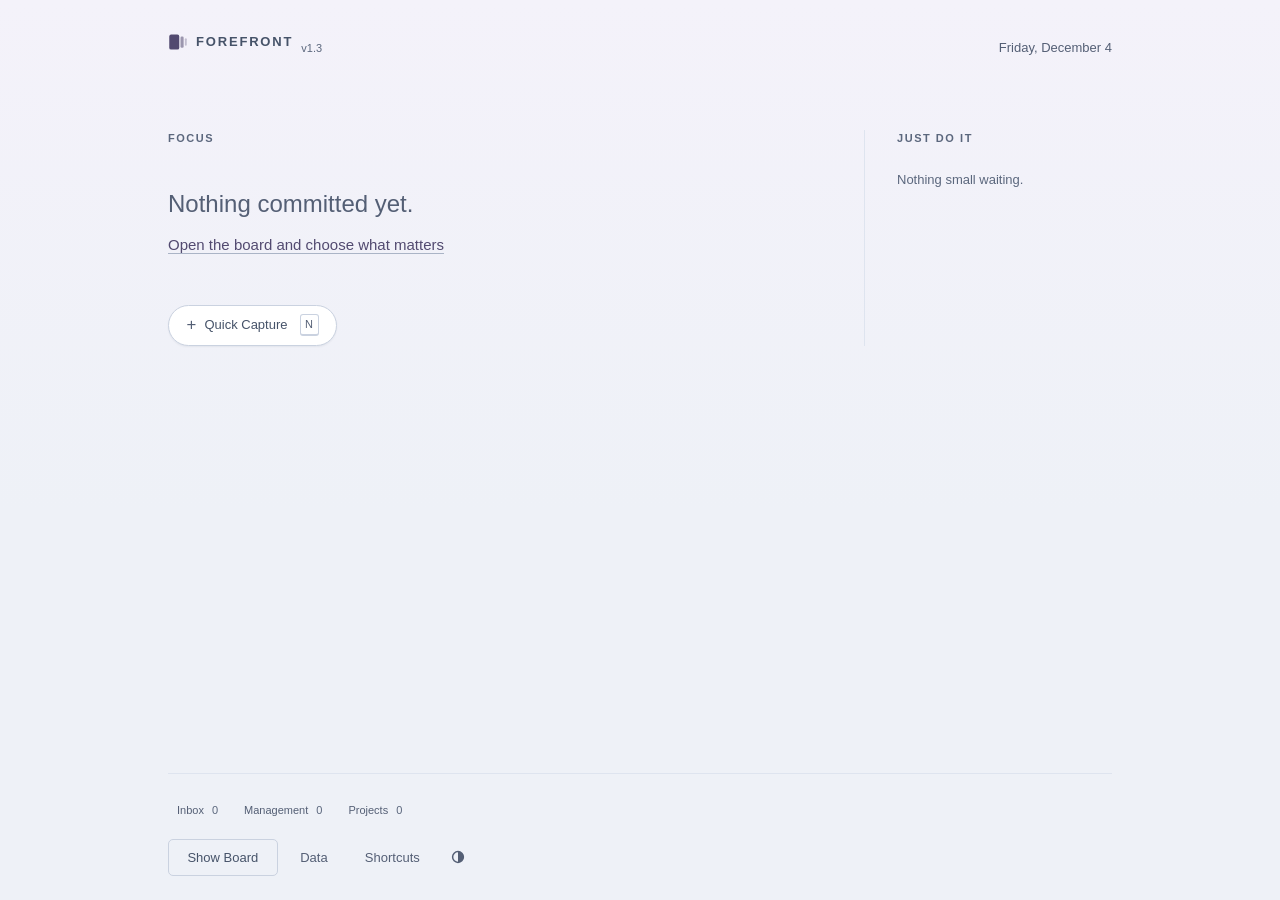
<file: index.html>
<!DOCTYPE html>
<html lang="en" data-accent="slate">
<head>
  <meta charset="utf-8">
  <meta name="viewport" content="width=device-width, initial-scale=1">
  <title>Forefront</title>
  <meta name="description" content="Keep what matters in front of you.">
  <meta name="color-scheme" content="light dark">

  <!-- The theme, applied before the first paint.

       Every other script in this file is a deferred classic script, and this
       one deliberately is not. Deferred scripts run after the document is
       parsed, which is late enough for the browser to have painted a white
       page — so a dark-mode user opening their start page twenty times a day
       would get twenty white flashes. There is no way to fix that from inside
       the boot sequence; it has to happen here.

       js/theme.js is the authority on the theme and duplicates this logic.
       Keeping these eight lines in step with it is the price of no flash. The
       key below is C.LS_THEME_KEY in js/constants.js. -->
  <script>
    (function () {
      var pref = 'system';
      try {
        var stored = localStorage.getItem('forefront.theme.v1');
        if (stored === 'light' || stored === 'dark' || stored === 'system') pref = stored;
      } catch (e) { /* Safari refuses storage to file:// pages; follow the system */ }
      var dark = pref === 'dark' || (pref === 'system' && window.matchMedia &&
                 window.matchMedia('(prefers-color-scheme: dark)').matches);
      var root = document.documentElement;
      root.setAttribute('data-theme', dark ? 'dark' : 'light');
      root.setAttribute('data-theme-pref', pref);
    })();
  </script>

  <!-- No network requests, ever. No fonts, no analytics, no CDN. Forefront
       works identically offline and on a plane. -->
  <link rel="stylesheet" href="css/tokens.css">
  <link rel="stylesheet" href="css/styles.css">

  <!-- The Forefront mark, inline, so opening index.html from disk does not
       produce a 404 for favicon.ico and no request leaves the machine.

       Same three cards as ui.icon('mark') and assets/forefront-mark.svg,
       reversed out of a filled tile: at 16px on a tab strip a tile holds its
       shape where a bare mark dissolves into the background. The tile colour
       is the slate accent from css/tokens.css — the one place a literal hex
       lives outside that file, because a data: URI cannot read a CSS variable.
       If the palette changes, change it here too. -->
  <link rel="icon" href="data:image/svg+xml,<svg xmlns='http://www.w3.org/2000/svg' viewBox='0 0 32 32'><rect width='32' height='32' rx='7' fill='%233f5a7d'/><g transform='translate(16,16) scale(0.74) translate(-16,-16)'><rect x='27' y='10' width='3' height='12' rx='1.25' fill='%23f8fafc' fill-opacity='0.42'/><rect x='20' y='7' width='5' height='18' rx='2' fill='%23f8fafc' fill-opacity='0.66'/><rect x='2' y='4' width='16' height='24' rx='3' fill='%23f8fafc'/></g></svg>">
</head>
<body data-view="focus">

  <!-- Everything is built by script. The one thing worth having in the markup
       is a message for the case where script cannot run at all. -->
  <!-- The page's heading. Visually hidden because Focus View's whole point is
       that it shows three commitments and almost nothing else — but a document
       with no h1 is a document a screen reader user has to guess at. -->
  <h1 class="sr-only">Forefront</h1>

  <main id="app" class="app"></main>

  <noscript>
    <div class="noscript">
      <h1>Forefront</h1>
      <p>Forefront needs JavaScript. It runs entirely in your browser — nothing
         is sent anywhere — but without scripting there is no app to show.</p>
    </div>
  </noscript>

  <!-- Classic deferred scripts in dependency order, deliberately NOT ES
       modules. A script with type=module is fetched with CORS, and a page
       opened from file:// has an opaque origin, so module scripts fail to load
       in Chrome, Edge and Safari the moment you double-click index.html.
       `defer` gives the same ordered, non-blocking execution and works
       everywhere. -->
  <script defer src="js/constants.js"></script>
  <script defer src="js/changelog.js"></script>
  <script defer src="js/theme.js"></script>
  <script defer src="js/model.js"></script>
  <script defer src="js/storage.js"></script>
  <script defer src="js/ui.js"></script>
  <script defer src="js/dragdrop.js"></script>
  <script defer src="js/focus.js"></script>
  <script defer src="js/board.js"></script>
  <script defer src="js/review.js"></script>
  <script defer src="js/data.js"></script>
  <script defer src="js/app.js"></script>

  <!-- If css/ and js/ did not travel with this file, everything above is a
       blank sheet with nothing visibly wrong in it: no error, no console
       message a normal person will look at, just a white page. Copying
       index.html on its own is the obvious thing to try and it fails silently,
       so the file says what happened instead.

       This cannot fire when the folder is intact — FF.app only exists once
       js/app.js has run, and deferred scripts all execute before
       DOMContentLoaded. In the built forefront.html everything is inlined, so
       it never fires there either. -->
  <script>
    document.addEventListener('DOMContentLoaded', function () {
      // Only the scripts are worth detecting. A missing css/ leaves a working
      // but unstyled app, which is obvious on sight; a missing js/ leaves a
      // blank page, which is not. Chrome also still reports a stylesheet
      // object for a <link> that failed to load, so testing for that would be
      // a check that quietly never fires.
      if (window.FF && window.FF.app) return;

      function line(text, style) {
        var p = document.createElement('p');
        p.textContent = text;
        p.setAttribute('style', 'margin:0 0 14px;' + (style || ''));
        return p;
      }

      var box = document.createElement('div');
      box.setAttribute('style',
        'max-width:34rem;margin:12vh auto;padding:28px 30px;border:1px solid #cad2e0;' +
        'border-radius:8px;background:#fff;color:#1a2436;' +
        'font:16px/1.6 -apple-system,BlinkMacSystemFont,"Segoe UI",Roboto,sans-serif;');

      box.appendChild(line('Forefront could not start.',
        'font-size:21px;font-weight:600;margin-bottom:16px;'));
      box.appendChild(line(
        'This file needs the css and js folders that came with it, sitting beside ' +
        'it in the same place. Copying index.html on its own does not bring them along.',
        'color:#465369;'));
      box.appendChild(line(
        'Either copy the whole folder, or use forefront.html — that is the entire ' +
        'application in a single file and needs nothing next to it.',
        'color:#465369;margin-bottom:0;'));

      document.body.replaceChildren(box);
    });
  </script>
</body>
</html>
</file>
<file: css/tokens.css>
/**
 * Forefront — design tokens.
 *
 * Every colour, size and spacing value in the application is named here. No
 * component stylesheet contains a literal colour. Dropping in a completely
 * different professional palette should mean editing this file and nothing
 * else.
 *
 * Two themes: light, and the dark block near the foot of this file. Every token
 * that carries colour is defined in both. Nothing else about the app changes —
 * no layout, no type, no hierarchy — so a screenshot of one is the other with
 * the lights off.
 *
 * Contrast: every text token clears WCAG AA (4.5:1) against EVERY surface it
 * can land on — white, the page, the subtle surface, the hover fill, the two
 * meaning washes and all five weekly washes — not merely against white. Worst
 * case of that set, in light:
 *
 *   --text-primary    #172033   14.6:1
 *   --text-secondary  #475569    6.8:1
 *   --text-muted      #55637a    5.5:1
 *   --text-faint      #5f6d80    4.7:1
 *
 * There is deliberately no sub-AA tier. An earlier draft had one, annotated
 * "decoration only, never information", and then used it for dates, counts,
 * hints and a button label — which is how that kind of token always ends up
 * being used. Quietness here comes from size and weight instead.
 *
 * Two themes × five accent families × every surface is several hundred pairs,
 * which is more than anyone will re-check by hand after nudging one hex, so it
 * is checked mechanically:  node tools/check-contrast.js
 */

:root {
  /* Tells the browser to render form controls, scrollbars and the <dialog>
     backdrop to match. Without it, dark mode has light scrollbars. */
  color-scheme: light;

  /* ---- Surfaces ---------------------------------------------------- */
  --bg-page:           #eef1f7;
  --bg-surface:        #ffffff;
  --bg-surface-subtle: #e6ebf3;
  --bg-overlay:        rgba(20, 28, 45, 0.30);

  /* The fill under a hovered button, count or menu row. Separate from
     --bg-surface-subtle, which it matches exactly here, because the two want
     opposite things in dark: a recessed panel goes darker, a hover goes
     lighter. Sharing one token made hovering a card's menu row dim it. */
  --bg-hover:          #e2e8f2;

  /* ---- Text -------------------------------------------------------- */
  --text-primary:   #1a2436;
  --text-secondary: #465369;
  --text-muted:     #545f75;
  --text-faint:     #5b677d;
  --text-inverse:   #ffffff;

  /* ---- Accents ----------------------------------------------------- *
   * Overridden per week by the [data-accent] blocks at the foot of this
   * file. Only these four move; everything above stays fixed so that
   * contrast and hierarchy never change with the week.                  */
  --accent-primary:   #3d5a80;
  --accent-strong:    #2d4562;
  --accent-secondary: #6a4a58;
  --focus-wash:       #f2f5fb;

  /* ---- Lines and depth --------------------------------------------- */
  --border-subtle:  #dee4ef;
  --border-muted:   #cad2e0;
  --border-strong:  #aab4c6;

  /* The soft halo on a focused text field. Kept out of the weekly rotation:
     it is three translucent pixels and nobody will ever notice it change hue,
     but every family would need a value and one of them would drift. */
  --ring:           rgba(61, 90, 128, 0.16);
  --shadow-card:    0 1px 2px rgba(20, 28, 45, 0.06);
  --shadow-raised:  0 2px 5px rgba(20, 28, 45, 0.08);
  --shadow-drag:    0 10px 26px rgba(20, 28, 45, 0.18);
  --shadow-dialog:  0 18px 48px rgba(20, 28, 45, 0.22);

  /* ---- Meaning ----------------------------------------------------- */
  --danger:      #97303c;
  --danger-wash: #fbf2f3;
  --ok:          #2c6a51;
  --warn:        #825c19;
  --warn-wash:   #fbf6ed;

  /* ---- Type -------------------------------------------------------- *
   * A system stack. Segoe UI on Windows 11, SF on macOS. No web fonts,
   * so nothing to download and nothing to fail offline.                 */
  --font-ui: -apple-system, BlinkMacSystemFont, "Segoe UI Variable Text",
             "Segoe UI", Roboto, "Helvetica Neue", Arial, sans-serif;

  --size-xs:  0.6875rem;   /* 11px — ages, counts             */
  --size-sm:  0.8125rem;   /* 13px — secondary labels         */
  --size-md:  0.9375rem;   /* 15px — card titles, body        */
  --size-lg:  1.0625rem;   /* 17px — lane headings            */
  --size-input: 1.25rem;   /* 20px — Quick Capture, still note-sized  */
  --size-xl:  1.5rem;      /* 24px — commitments              */
  --size-2xl: 1.875rem;    /* 30px — commitments, roomy       */

  --weight-normal: 400;
  --weight-medium: 500;
  --weight-semi:   600;

  --leading-tight: 1.25;
  --leading-normal: 1.5;
  --tracking-wide: 0.08em;
  --tracking-wider: 0.14em;

  /* ---- Space ------------------------------------------------------- */
  --space-1: 0.25rem;
  --space-2: 0.5rem;
  --space-3: 0.75rem;
  --space-4: 1rem;
  --space-5: 1.5rem;
  --space-6: 2rem;
  --space-7: 3rem;
  --space-8: 4.5rem;

  --radius-sm: 3px;
  --radius-md: 5px;
  --radius-lg: 8px;

  /* ---- Board geometry ---------------------------------------------- */
  --lane-base-width: 17.5rem;
  --lane-gap: var(--space-4);
  --board-max: 96rem;
  --focus-max: 62rem;
  --focus-aside: 15.5rem;

  /* ---- Motion ------------------------------------------------------ */
  --ease: cubic-bezier(0.2, 0, 0.2, 1);
  --dur-fast: 90ms;
  --dur-normal: 160ms;
  --dur-view: 220ms;
}

/**
 * Weekly accent families.
 *
 * One is chosen from the calendar week number, so Forefront looks very slightly
 * different on Monday than it did the Monday before, and identical all week on
 * every machine. Nothing moves and no text changes contrast — only the accent
 * hue and the wash behind Focus. It is enough to stop the page becoming
 * wallpaper and not enough to notice as a "theme".
 *
 * All five are cool — blue, teal-blue, indigo, grey-blue, violet-grey. Two of
 * them used to be maroon and burgundy, on the theory that warmth added
 * variety; what it actually added was one week in five that felt like a
 * different, slightly agitated application. Variety inside a narrow, calm
 * range is the point. If a family ever needs replacing, replace it with
 * another cool one.
 *
 * Turn it off with WEEKLY_ACCENT_ROTATION in js/constants.js.
 */

[data-accent="slate"] {
  --accent-primary:   #3d5a80;
  --accent-strong:    #2d4562;
  --accent-secondary: #6a4a58;
  --focus-wash:       #f2f5fb;
}

[data-accent="steel"] {
  --accent-primary:   #345f79;
  --accent-strong:    #264858;
  --accent-secondary: #6a4a58;
  --focus-wash:       #eff5f8;
}

[data-accent="navy"] {
  --accent-primary:   #37477a;
  --accent-strong:    #283459;
  --accent-secondary: #644562;
  --focus-wash:       #f1f2fb;
}

[data-accent="stone"] {
  --accent-primary:   #47566c;
  --accent-strong:    #35414f;
  --accent-secondary: #6a4a58;
  --focus-wash:       #f1f3f8;
}

[data-accent="heather"] {
  --accent-primary:   #524a70;
  --accent-strong:    #3d3754;
  --accent-secondary: #644562;
  --focus-wash:       #f4f2fa;
}

/* ==================================================================
   Dark
   ==================================================================

   `data-theme` on <html> always holds the RESOLVED theme — "light" or "dark",
   never "system". js/theme.js resolves the preference, and an inline script in
   index.html sets the attribute before the first paint. That is why there is
   no `@media (prefers-color-scheme: dark)` copy of this block: duplicating a
   palette this size is how the two halves drift apart.

   Three things are genuinely different here, rather than inverted:

   1. Elevation comes from surface lightness, not shadow. A card is LIGHTER
      than the page; on light it is white against grey and lifted by a shadow.
      The shadows below still exist, but they are near-black and doing much
      less work.
   2. --text-inverse is dark. A primary button in dark mode is a light accent
      with dark text on it, which is the only way to keep a filled control
      readable without a fluorescent blue.
   3. Neither end is pure. The page is not #000 and the brightest text is not
      #fff: maximum contrast on a large dark field produces halation, where
      light text visibly bleeds into the background. Roughly 14:1 rather than
      21:1 is more comfortable to read for an hour and still clears AA twice
      over.                                                                   */

:root[data-theme="dark"] {
  color-scheme: dark;

  /* ---- Surfaces ---------------------------------------------------- */
  --bg-page:           #11151d;
  --bg-surface:        #1a1f2a;
  --bg-surface-subtle: #161b24;
  --bg-hover:          #252c3a;
  --bg-overlay:        rgba(4, 6, 11, 0.68);

  /* ---- Text -------------------------------------------------------- */
  --text-primary:   #e6ebf5;
  --text-secondary: #b6c1d3;
  --text-muted:     #a1adc0;
  --text-faint:     #919eb3;
  --text-inverse:   #101520;

  /* ---- Accents ----------------------------------------------------- */
  --accent-primary:   #8aaad4;
  --accent-strong:    #a8c0e2;
  --accent-secondary: #d3a0b0;
  --focus-wash:       #161c28;

  /* ---- Lines and depth --------------------------------------------- */
  --border-subtle:  #242b38;
  --border-muted:   #313949;
  --border-strong:  #4a5568;
  --shadow-card:    0 1px 2px rgba(0, 0, 0, 0.40);
  --shadow-raised:  0 2px 6px rgba(0, 0, 0, 0.46);
  --shadow-drag:    0 12px 30px rgba(0, 0, 0, 0.58);
  --shadow-dialog:  0 20px 54px rgba(0, 0, 0, 0.62);
  --ring:           rgba(138, 170, 214, 0.24);

  /* ---- Meaning ----------------------------------------------------- */
  --danger:      #ee98a4;
  --danger-wash: #29181d;
  --ok:          #79c8a2;
  --warn:        #e0b25f;
  --warn-wash:   #282114;
}

/**
 * The weekly accent families again, in dark.
 *
 * Specificity does the work: [data-accent="x"] is one attribute selector,
 * :root[data-theme="dark"] is two, and :root[data-theme="dark"][data-accent="x"]
 * is three — so the light weekly block never leaks into dark, whatever order
 * the attributes end up in.
 *
 * Same rule as the light set: hue moves, hierarchy does not. Each family's
 * --accent-primary is bright enough to be link text on the darkest surface and
 * to carry dark --text-inverse when it is a button fill, and each --focus-wash
 * is a lift of about one step above --bg-page — felt rather than seen.
 */

:root[data-theme="dark"][data-accent="slate"] {
  --accent-primary:   #8aaad4;
  --accent-strong:    #a8c0e2;
  --accent-secondary: #d3a0b0;
  --focus-wash:       #161c28;
}

:root[data-theme="dark"][data-accent="steel"] {
  --accent-primary:   #7cadc9;
  --accent-strong:    #9cc5db;
  --accent-secondary: #d3a0b0;
  --focus-wash:       #141c22;
}

:root[data-theme="dark"][data-accent="navy"] {
  --accent-primary:   #97a6dd;
  --accent-strong:    #b2bfe9;
  --accent-secondary: #cf9cc2;
  --focus-wash:       #171a2a;
}

:root[data-theme="dark"][data-accent="stone"] {
  --accent-primary:   #a2aec4;
  --accent-strong:    #bcc5d6;
  --accent-secondary: #d3a0b0;
  --focus-wash:       #1a1e26;
}

:root[data-theme="dark"][data-accent="heather"] {
  --accent-primary:   #a9a3c6;
  --accent-strong:    #c2bdda;
  --accent-secondary: #cf9cc2;
  --focus-wash:       #1b1924;
}
</file>
<file: css/styles.css>
/**
 * Forefront — components.
 *
 * Every colour here comes from a token in tokens.css. If you find a literal hex
 * value below, it is a bug.
 *
 * The organising idea: hierarchy is made from type size, weight, spacing and
 * muted colour — not from borders, fills or badges. Management and Projects are
 * not given competing brand colours, because two loud lanes are the same as no
 * hierarchy at all.
 */

/* ==================================================================
   Reset and base
   ================================================================== */

*, *::before, *::after { box-sizing: border-box; }

html { -webkit-text-size-adjust: 100%; }

body {
  margin: 0;
  min-height: 100vh;
  background: var(--bg-page);
  color: var(--text-primary);
  font-family: var(--font-ui);
  font-size: var(--size-md);
  line-height: var(--leading-normal);
  -webkit-font-smoothing: antialiased;
}

h1, h2, h3, p, dl, dd, ol, ul, figure { margin: 0; }
ol, ul { padding: 0; list-style: none; }

button, input, textarea, select { font: inherit; color: inherit; }

kbd {
  font-family: var(--font-ui);
  font-size: 0.9em;
  font-weight: var(--weight-medium);
  padding: 0.1em 0.42em;
  border: 1px solid var(--border-muted);
  border-bottom-width: 2px;
  border-radius: var(--radius-sm);
  background: var(--bg-surface);
  color: var(--text-secondary);
  white-space: nowrap;
}

.sr-only {
  position: absolute;
  width: 1px; height: 1px;
  padding: 0; margin: -1px;
  overflow: hidden;
  clip: rect(0 0 0 0);
  clip-path: inset(50%);
  white-space: nowrap;
  border: 0;
}

/* One focus treatment everywhere, always visible when reached by keyboard. */
:focus-visible {
  outline: 2px solid var(--accent-primary);
  outline-offset: 2px;
  border-radius: var(--radius-sm);
}
:focus:not(:focus-visible) { outline: none; }

.noscript {
  max-width: 32rem;
  margin: var(--space-8) auto;
  padding: var(--space-5);
  background: var(--bg-surface);
  border: 1px solid var(--border-subtle);
  border-radius: var(--radius-lg);
}

/* ==================================================================
   Buttons and links
   ================================================================== */

.btn {
  display: inline-flex;
  align-items: center;
  gap: var(--space-2);
  padding: 0.4rem 0.85rem;
  border: 1px solid transparent;
  border-radius: var(--radius-md);
  background: transparent;
  color: var(--text-secondary);
  font-size: var(--size-sm);
  font-weight: var(--weight-medium);
  cursor: pointer;
  white-space: nowrap;
  transition: background var(--dur-fast) var(--ease),
              color var(--dur-fast) var(--ease),
              border-color var(--dur-fast) var(--ease);
}
.btn:hover { background: var(--bg-hover); color: var(--text-primary); }
.btn:disabled { opacity: 0.4; cursor: default; }
.btn:disabled:hover { background: transparent; color: var(--text-secondary); }

.btn--primary {
  background: var(--accent-primary);
  border-color: var(--accent-primary);
  color: var(--text-inverse);
}
.btn--primary:hover { background: var(--accent-strong); border-color: var(--accent-strong); color: var(--text-inverse); }

.btn--quiet { border-color: var(--border-muted); background: var(--bg-surface); }
.btn--quiet:hover { border-color: var(--border-strong); background: var(--bg-surface); }

.btn--ghost {
  border-color: var(--border-muted);
  color: var(--text-secondary);
  padding: 0.5rem 1.15rem;
}
.btn--ghost:hover { border-color: var(--accent-primary); color: var(--accent-primary); background: transparent; }

.btn--faint { color: var(--text-muted); font-weight: var(--weight-normal); }
.btn--faint:hover { color: var(--text-secondary); }

.btn--danger { background: var(--danger); border-color: var(--danger); color: var(--text-inverse); }
.btn--danger:hover { background: var(--danger); filter: brightness(0.92); color: var(--text-inverse); }

.btn--small { padding: 0.25rem 0.6rem; font-size: var(--size-xs); }

/* A square button holding one 16-unit glyph. Used by the theme control, which
   sits in the same row as Data and Shortcuts and must not out-shout them. */
.btn--icon { padding: 0.4rem; }
.btn--icon .icon { width: 1rem; height: 1rem; }

/* Icons inherit colour and are sized by whatever contains them. The two older
   tick call-sites set their own size and still win on specificity. */
.icon {
  display: block;
  flex: none;
  width: 1em;
  height: 1em;
}

.link {
  padding: 0;
  border: 0;
  background: none;
  color: var(--accent-primary);
  font-size: inherit;
  cursor: pointer;
  text-decoration: underline;
  text-underline-offset: 0.18em;
  text-decoration-thickness: 1px;
  text-decoration-color: var(--border-strong);
}
.link:hover { text-decoration-color: currentColor; }
.link--small { font-size: var(--size-xs); }
.link--danger { color: var(--danger); }

/* ==================================================================
   Wordmark
   ================================================================== */

/* Wordmark and version travel together, so each header still has two ends to
   space apart rather than three things spread across it. */
.brand {
  display: flex;
  align-items: baseline;
  gap: var(--space-2);
}

/* The only place the application says which build you are looking at. Quiet,
   but a real control — the same board can be opened from a hosted copy, a
   downloaded file and a folder, and those can be different ages. */
.version {
  padding: 0;
  border: 0;
  background: none;
  font-size: var(--size-xs);
  color: var(--text-faint);
  font-variant-numeric: tabular-nums;
  cursor: pointer;
}
.version:hover { color: var(--accent-primary); }

/* Sized to be read, not hunted for. This is the only thing on the page that
   says which application you are looking at, and at 11px in --text-muted it
   was quiet enough to disappear — which is the wrong kind of restraint for a
   browser start page sitting in a row of open tabs. */
.wordmark {
  display: inline-flex;
  align-items: center;
  gap: var(--space-2);
  font-size: var(--size-sm);
  font-weight: var(--weight-semi);
  letter-spacing: var(--tracking-wider);
  text-transform: uppercase;
  color: var(--text-secondary);
}
.wordmark--button {
  padding: 0; border: 0; background: none; cursor: pointer;
}
.wordmark--button:hover { color: var(--accent-primary); }

/* The mark carries the weekly accent while the word stays in secondary text.
   It is the one place the rotation is allowed to be the brightest thing on
   screen — at 20px beside a 13px word, that is identity, not decoration. */
.wordmark__mark {
  width: 1.25rem;
  height: 1.25rem;
  color: var(--accent-primary);
}

/* ==================================================================
   Focus View
   ==================================================================
   The default page. Deliberately mostly empty. The commitments are the
   only thing set at a size you read from across the desk; everything
   else is small, muted and out of the way.                            */

/* The weekly wash sits on the page itself, full width. Painting it on the
   centred column instead leaves a visible rectangle with hard edges. */
body[data-view="focus"] {
  /* The colour is named explicitly: the `background` shorthand resets
     background-color to transparent, which leaves a visible seam where the
     gradient stops and the untinted canvas begins. */
  background: linear-gradient(var(--focus-wash), var(--bg-page) 32rem) no-repeat var(--bg-page);
  background-attachment: fixed;
}

.focus {
  min-height: 100vh;
  display: flex;
  flex-direction: column;
  max-width: var(--focus-max);
  margin: 0 auto;
  padding: var(--space-6) var(--space-5) var(--space-5);
}

.focus__header {
  display: flex;
  align-items: baseline;
  justify-content: space-between;
  gap: var(--space-4);
}

.focus__date {
  font-size: var(--size-sm);
  color: var(--text-muted);
}

/* Deliberately not vertically centred. Centring three short lines in a 1080px
   viewport leaves them adrift in the middle of nowhere; sitting them where the
   eye already lands reads as composed rather than empty. */
.focus__body {
  display: grid;
  grid-template-columns: minmax(0, 1fr) var(--focus-aside);
  gap: var(--space-7);
  padding: var(--space-8) 0 var(--space-6);
}

/* The aside stretches to the height of the commitments so its rule runs the
   length of the column rather than stopping under the last chore. */
.focus__aside {
  padding-left: var(--space-6);
  border-left: 1px solid var(--border-subtle);
}

.focus__label {
  font-size: var(--size-xs);
  font-weight: var(--weight-semi);
  letter-spacing: var(--tracking-wider);
  text-transform: uppercase;
  color: var(--text-faint);
  margin-bottom: var(--space-5);
}

/* ---- Commitments ---- */

.commitments {
  display: flex;
  flex-direction: column;
  gap: var(--space-5);
}

.commitment {
  position: relative;
  display: flex;
  align-items: baseline;
  gap: var(--space-3);
  padding: var(--space-1) 0;
  border-radius: var(--radius-md);
  cursor: default;
}

.commitment__text {
  flex: 1;
  display: flex;
  align-items: baseline;
  gap: 0.3rem;
  min-width: 0;
}

.commitment__title {
  font-size: var(--size-2xl);
  font-weight: var(--weight-normal);
  line-height: var(--leading-tight);
  letter-spacing: -0.011em;
  color: var(--text-primary);
  text-wrap: balance;
  /* A pasted URL is one very long word. Without this it refuses to wrap and
     drags the whole page into horizontal scrolling. */
  overflow-wrap: anywhere;
}

.commitment__age {
  flex-shrink: 0;
  min-width: 2.6rem;
  text-align: right;
  font-size: var(--size-xs);
  color: var(--text-muted);
  font-variant-numeric: tabular-nums;
}

/* The done control sits in the left margin and only resolves on hover or
   keyboard focus, so the resting page is nothing but the commitments. */
/* Hanging in the margin, outside the text column, so the commitments
   themselves line up with the label above them. */
.commitment__done {
  position: absolute;
  left: calc(var(--space-6) * -1);
  top: 0.35em;
  width: 1.4rem;
  height: 1.4rem;
  display: grid;
  place-items: center;
  padding: 0;
  border: 1px solid var(--border-muted);
  border-radius: 50%;
  background: var(--bg-surface);
  color: var(--accent-primary);
  cursor: pointer;
  opacity: 0;
  transition: opacity var(--dur-normal) var(--ease),
              border-color var(--dur-fast) var(--ease),
              background var(--dur-fast) var(--ease);
}
.commitment__done svg { width: 0.85rem; height: 0.85rem; }

.commitment:hover .commitment__done,
.commitment:focus-within .commitment__done,
.commitment__done:focus-visible { opacity: 1; }

.commitment__done:hover {
  border-color: var(--accent-primary);
  background: var(--focus-wash);
}

.focus__extra,
.focus__nudge {
  margin-top: var(--space-5);
  font-size: var(--size-sm);
  color: var(--text-muted);
}
.focus__nudge { margin-top: var(--space-2); color: var(--text-faint); }

.focus__empty { padding: var(--space-4) 0; }
.focus__empty-line {
  font-size: var(--size-xl);
  color: var(--text-muted);
  margin-bottom: var(--space-3);
}

/* ---- Quick Capture control ---- */

/* Capture belongs with the commitments — it is the next thing you might do,
   not a footer control. Left edge shared with everything else in the column. */
.focus__capture {
  display: flex;
  padding: var(--space-6) 0 0;
}

/* ---- Just Do It, beside the commitments ----
   Everything here is sized to lose to the commitments on purpose: body text
   against 30px, secondary against primary, a hairline instead of a panel. If
   this column ever starts competing for attention, shrink it — do not grow
   the commitments to match. */

.quick {
  display: flex;
  flex-direction: column;
  gap: var(--space-3);
}

.quick__item {
  display: flex;
  align-items: flex-start;
  gap: var(--space-2);
  border-radius: var(--radius-sm);
  cursor: default;
}

.quick__title {
  font-size: var(--size-sm);
  line-height: var(--leading-normal);
  color: var(--text-secondary);
  /* A pasted URL is one very long word, and this column is narrow. */
  overflow-wrap: anywhere;
}

/* Hidden until hover or keyboard focus, exactly like a commitment's tick.
   Five permanently visible circles beside three commitments would be five
   things competing with the only three that matter. Space is reserved either
   way so nothing shifts when they appear. */
.quick__done {
  flex: none;
  width: 1rem;
  height: 1rem;
  margin-top: 0.16rem;
  display: grid;
  place-items: center;
  padding: 0;
  border: 1px solid var(--border-muted);
  border-radius: 50%;
  background: none;
  color: var(--text-faint);
  cursor: pointer;
  opacity: 0;
  transition: opacity var(--dur-normal) var(--ease), color var(--dur-fast) var(--ease);
}
.quick__done svg { width: 0.6rem; height: 0.6rem; }
.quick__item:hover .quick__done,
.quick__item:focus-within .quick__done { opacity: 1; }
.quick__done:hover { color: var(--accent-primary); border-color: var(--accent-primary); }

.quick__empty {
  font-size: var(--size-sm);
  color: var(--text-faint);
}

.quick__more {
  margin-top: var(--space-4);
  padding: 0;
  border: 0;
  background: none;
  font-size: var(--size-xs);
  color: var(--text-muted);
  cursor: pointer;
}
.quick__more:hover { color: var(--accent-primary); }

.capture-button {
  display: inline-flex;
  align-items: center;
  gap: var(--space-2);
  padding: 0.55rem 1.1rem;
  border: 1px solid var(--border-muted);
  border-radius: 999px;
  background: var(--bg-surface);
  color: var(--text-secondary);
  font-size: var(--size-sm);
  cursor: pointer;
  box-shadow: var(--shadow-card);
  transition: border-color var(--dur-fast) var(--ease),
              color var(--dur-fast) var(--ease),
              box-shadow var(--dur-fast) var(--ease);
}
.capture-button:hover {
  border-color: var(--accent-primary);
  color: var(--accent-primary);
  box-shadow: var(--shadow-raised);
}
.capture-button__plus { font-size: 1.05rem; line-height: 1; color: var(--text-muted); }
.capture-button:hover .capture-button__plus { color: var(--accent-primary); }
.capture-button__key {
  margin-left: var(--space-1);
  font-size: var(--size-xs);
  color: var(--text-muted);
}

/* ---- Footer counts ---- */

.app-footer {
  display: flex;
  flex-direction: column;
  gap: var(--space-4);
  margin-top: auto;          /* the counts sit at the foot of the page */
  padding-top: var(--space-5);
  border-top: 1px solid var(--border-subtle);
}

.counts {
  display: flex;
  flex-wrap: wrap;
  gap: var(--space-2);
}

/* Counts are readable but not inviting. They report that a backlog exists;
   they are not meant to pull you into it every morning. */
.count {
  display: inline-flex;
  align-items: baseline;
  gap: var(--space-2);
  padding: 0.2rem 0.5rem;
  border: 1px solid transparent;
  border-radius: var(--radius-sm);
  background: none;
  cursor: pointer;
  transition: background var(--dur-fast) var(--ease);
}
.count:hover { background: var(--bg-hover); }
.count__label { font-size: var(--size-xs); color: var(--text-muted); }
.count__value {
  font-size: var(--size-xs);
  font-weight: var(--weight-semi);
  color: var(--text-secondary);
  font-variant-numeric: tabular-nums;
}
.count--zero .count__value { color: var(--text-faint); font-weight: var(--weight-normal); }

.app-footer__actions {
  display: flex;
  align-items: center;
  gap: var(--space-2);
  flex-wrap: wrap;
}

/* ==================================================================
   Weekly review prompt and indicator
   ================================================================== */

.review-prompt {
  display: flex;
  align-items: center;
  justify-content: space-between;
  gap: var(--space-4);
  flex-wrap: wrap;
  margin-top: var(--space-5);
  padding: var(--space-4) var(--space-5);
  background: var(--bg-surface);
  border: 1px solid var(--border-subtle);
  border-left: 2px solid var(--accent-primary);
  border-radius: var(--radius-md);
  box-shadow: var(--shadow-card);
}
.review-prompt__title { font-size: var(--size-md); font-weight: var(--weight-semi); }
.review-prompt__sub { font-size: var(--size-sm); color: var(--text-muted); }
.review-prompt__actions { display: flex; gap: var(--space-2); flex-wrap: wrap; }

/* What is left after "Later". A word, in muted text, and nothing more. */
.review-indicator {
  margin-left: auto;
  padding: 0.2rem 0.5rem;
  border: 0;
  background: none;
  color: var(--text-faint);
  font-size: var(--size-xs);
  cursor: pointer;
}
.review-indicator:hover { color: var(--accent-primary); }

/* ==================================================================
   Board View
   ================================================================== */

.board {
  min-height: 100vh;
  display: flex;
  flex-direction: column;
  padding: var(--space-5) var(--space-5) var(--space-6);
  max-width: var(--board-max);
  margin: 0 auto;
  width: 100%;
}

.board__header {
  display: flex;
  align-items: center;
  justify-content: space-between;
  gap: var(--space-4);
  padding-bottom: var(--space-4);
}
.board__actions { display: flex; align-items: center; gap: var(--space-2); flex-wrap: wrap; }

/* ---- Inbox: a strip, not a column ----
   Inbox is a holding pen you empty, not a place work lives. Making it a
   sixth column would quietly turn it into another backlog. */

.inbox {
  margin-bottom: var(--space-5);
  padding: var(--space-3) var(--space-4) var(--space-4);
  background: var(--bg-surface-subtle);
  border: 1px solid var(--border-subtle);
  border-radius: var(--radius-lg);
}
.inbox--empty { background: transparent; border-style: dashed; }

.inbox__bar {
  display: flex;
  align-items: baseline;
  gap: var(--space-3);
  margin-bottom: var(--space-3);
}
.inbox__heading {
  display: flex;
  align-items: baseline;
  gap: var(--space-2);
  font-size: var(--size-xs);
  font-weight: var(--weight-semi);
  letter-spacing: var(--tracking-wide);
  text-transform: uppercase;
  color: var(--text-secondary);
}
.inbox__count { color: var(--text-muted); font-variant-numeric: tabular-nums; }
.inbox__hint { font-size: var(--size-xs); color: var(--text-muted); }

.inbox__list {
  display: flex;
  gap: var(--space-3);
  overflow-x: auto;
  overflow-y: hidden;
  padding-bottom: var(--space-2);
  min-height: 3.5rem;
  scrollbar-width: thin;
}
.inbox__list > .card { flex: 0 0 16rem; }

/* ---- Lanes ---- */

/* The lane area scrolls as one surface, in both directions.
   `overflow-y: visible` cannot be combined with `overflow-x: auto` — CSS
   computes it to `auto` regardless — so the vertical scroll container exists
   whether or not it is asked for. It is claimed deliberately here: it is what
   makes the sticky lane headings work, and js/dragdrop.js autoscrolls this
   element rather than the window because of it. */
.board__scroller {
  flex: 1;
  min-height: 0;
  overflow: auto;
  padding-bottom: var(--space-3);
  scrollbar-width: thin;
  overscroll-behavior: contain;
}

.board__lanes {
  display: flex;
  gap: var(--lane-gap);
  align-items: flex-start;
  min-height: 22rem;
}

/* Width comes from the lane's weight in constants.js. Just Do It is narrower
   and In Progress wider, so a stack of trivial chores cannot out-shout one
   hard piece of work simply by being longer. On a laptop the board scrolls
   sideways rather than crushing the columns to an unreadable width. */
.lane {
  flex: 0 0 calc(var(--lane-base-width) * var(--lane-weight, 1));
  display: flex;
  flex-direction: column;
  min-width: 0;
}

/* Sticky, so the lane you are dragging into is still named when a long
   Management column has scrolled its heading off the top. */
.lane__header {
  position: sticky;
  top: 0;
  z-index: 2;
  display: flex;
  align-items: baseline;
  gap: var(--space-2);
  padding: var(--space-2) var(--space-2) var(--space-3);
  border-bottom: 1px solid var(--border-subtle);
  margin-bottom: var(--space-3);
  background: var(--bg-page);
}
.lane__title {
  font-size: var(--size-sm);
  font-weight: var(--weight-semi);
  letter-spacing: var(--tracking-wide);
  text-transform: uppercase;
  color: var(--text-secondary);
}
.lane__count {
  font-size: var(--size-xs);
  color: var(--text-muted);
  font-variant-numeric: tabular-nums;
}
.lane__note {
  margin-left: auto;
  font-size: var(--size-xs);
  color: var(--text-faint);
}
/* Only for a board that arrived over the commitment limit through an import.
   It asks for one specific action, so it is allowed to be the loudest small
   thing on the board — which at 11px is not very loud. */
.lane__note--over { color: var(--warn); font-weight: var(--weight-medium); }

.lane__list {
  display: flex;
  flex-direction: column;
  gap: var(--space-2);
  min-height: 6rem;
  padding-bottom: var(--space-5);
}

.lane__empty {
  padding: var(--space-4) var(--space-3);
  font-size: var(--size-sm);
  color: var(--text-faint);
}
.lane__empty--inbox { padding: var(--space-2) var(--space-1); }

/* In Progress: the one lane that gets deliberate emphasis, because it is
   the one that drives Focus. */
.lane--emphasis .lane__header { border-bottom-color: var(--accent-primary); }
.lane--emphasis .lane__title { color: var(--accent-primary); }
.lane--emphasis .lane__list {
  padding: var(--space-2);
  margin: calc(var(--space-2) * -1);
  border-radius: var(--radius-lg);
  background: var(--focus-wash);
}

/* Just Do It: lighter, narrower, quieter. Not broken — secondary. */
.lane--secondary .lane__title { color: var(--text-muted); }
.lane--secondary .card { padding: var(--space-2) var(--space-3); }
.lane--secondary .card__title { font-size: var(--size-sm); color: var(--text-secondary); }

/* Done: short-term closure, not storage. Muted, but solid — a dashed border
   reads as "unfinished", which is the opposite of what this lane means.
   The title stays at --text-secondary so completed work is still legible. */
.lane--terminal .card {
  background: var(--bg-surface-subtle);
  border-color: var(--border-subtle);
  box-shadow: none;
}
.lane--terminal .card__title { color: var(--text-secondary); }

/* ==================================================================
   Cards
   ================================================================== */

.card {
  position: relative;
  display: flex;
  align-items: flex-start;
  gap: var(--space-2);
  padding: var(--space-3);
  background: var(--bg-surface);
  border: 1px solid var(--border-subtle);
  border-radius: var(--radius-md);
  box-shadow: var(--shadow-card);
  cursor: default;
  /* Vertical panning still scrolls the page on a touchscreen; a drag needs a
     press-and-hold, which js/dragdrop.js implements. */
  touch-action: pan-y;
  transition: border-color var(--dur-fast) var(--ease),
              box-shadow var(--dur-fast) var(--ease);
}
.card:hover { border-color: var(--border-muted); box-shadow: var(--shadow-raised); }

.card__body { flex: 1; min-width: 0; }

.card__title {
  font-size: var(--size-md);
  line-height: var(--leading-tight);
  color: var(--text-primary);
  overflow-wrap: anywhere;
}

.card__notes {
  margin-top: var(--space-1);
  font-size: var(--size-xs);
  line-height: var(--leading-normal);
  color: var(--text-muted);
  display: -webkit-box;
  -webkit-line-clamp: 2;
  line-clamp: 2;
  -webkit-box-orient: vertical;
  overflow: hidden;
}

/* Age is information, not an alarm. Small and muted, but still AA-legible —
   quiet comes from size and weight, never from unreadable contrast.

   The column keeps its width whatever the string is. Without that, a card
   ageing from "today" to "1d" overnight would reflow its own title, and the
   ages down the right edge of a lane would sit at a different x on every row
   instead of stacking into one register you can read at a glance. */
.card__age {
  flex-shrink: 0;
  min-width: 2.6rem;
  text-align: right;
  font-size: var(--size-xs);
  color: var(--text-muted);
  font-variant-numeric: tabular-nums;
  padding-top: 0.1rem;
}

/* Done reads "yesterday" and "3d ago", which need more room than a lane of
   plain day counts. */
.lane--terminal .card__age { min-width: 4.5rem; }

.card__done,
.card__menu {
  flex-shrink: 0;
  display: grid;
  place-items: center;
  padding: 0;
  border: 0;
  background: none;
  color: var(--text-faint);
  cursor: pointer;
  opacity: 0;
  transition: opacity var(--dur-normal) var(--ease), color var(--dur-fast) var(--ease);
}
.card__done { width: 1.15rem; height: 1.15rem; margin-top: 0.08rem; border: 1px solid var(--border-muted); border-radius: 50%; }
.card__done svg { width: 0.72rem; height: 0.72rem; }
.card__done:hover { color: var(--accent-primary); border-color: var(--accent-primary); }

.card__menu { width: 1.3rem; height: 1.3rem; border-radius: var(--radius-sm); letter-spacing: 0.05em; }
.card__menu:hover { color: var(--text-secondary); background: var(--bg-hover); }

.card:hover .card__done,
.card:hover .card__menu,
.card:focus-within .card__done,
.card:focus-within .card__menu,
.card__done:focus-visible,
.card__menu:focus-visible { opacity: 1; }

/* Where there is no hover — a touchscreen laptop, a tablet — reveal-on-hover
   means never revealed. Show the controls outright instead. */
@media (hover: none) {
  .card__done, .card__menu, .commitment__done, .quick__done { opacity: 1; }
}

/* The top three in In Progress: what Focus will actually show. */
.card--focus { border-left: 2px solid var(--accent-primary); }

/* Marked only during the Prune step of the weekly review. */
.card--stale .card__age {
  color: var(--accent-secondary);
  font-weight: var(--weight-semi);
}

.card--done .card__age { color: var(--text-faint); }

/* ---- Drag states ---- */

body.is-dragging { cursor: grabbing; user-select: none; }
body.is-dragging .card { cursor: grabbing; }

/* The real card, sitting in the slot it would land in. The lanes open up
   around it as you move, so what you see is what you get. */
.card--placeholder {
  opacity: 0.34;
  box-shadow: none;
  border-style: dashed;
}
.card--placeholder .card__done,
.card--placeholder .card__menu { opacity: 0 !important; }

/* The copy that follows the pointer. */
.card--proxy {
  position: fixed;
  top: 0; left: 0;
  z-index: 60;
  margin: 0;
  pointer-events: none;
  box-shadow: var(--shadow-drag);
  border-color: var(--border-strong);
  transform-origin: top left;
  opacity: 0.97;
}
.card--proxy .card__done,
.card--proxy .card__menu { opacity: 0; }

/* ==================================================================
   Review rail
   ================================================================== */

.rail {
  margin-bottom: var(--space-5);
  padding: var(--space-4) var(--space-5);
  background: var(--bg-surface);
  border: 1px solid var(--border-subtle);
  border-left: 2px solid var(--accent-primary);
  border-radius: var(--radius-md);
  box-shadow: var(--shadow-card);
}

.rail__main {
  display: flex;
  align-items: flex-start;
  justify-content: space-between;
  gap: var(--space-5);
  flex-wrap: wrap;
}

.rail__eyebrow {
  display: flex;
  gap: var(--space-3);
  font-size: var(--size-xs);
  letter-spacing: var(--tracking-wide);
  text-transform: uppercase;
  color: var(--text-faint);
  margin-bottom: var(--space-1);
}
.rail__progress { font-variant-numeric: tabular-nums; }

.rail__title { font-size: var(--size-lg); font-weight: var(--weight-semi); }
.rail__guide {
  margin-top: var(--space-1);
  font-size: var(--size-sm);
  color: var(--text-secondary);
  max-width: 52ch;
  text-wrap: pretty;
}

.rail__actions { display: flex; align-items: center; gap: var(--space-2); }
.rail__exit {
  margin-left: var(--space-2);
  padding: 0.2rem 0.4rem;
  border: 0; background: none;
  color: var(--text-faint);
  font-size: var(--size-xs);
  cursor: pointer;
}
.rail__exit:hover { color: var(--text-secondary); }

.rail__body {
  margin-top: var(--space-4);
  padding-top: var(--space-4);
  border-top: 1px solid var(--border-subtle);
}
.rail__status, .rail__empty, .rail__more {
  font-size: var(--size-sm);
  color: var(--text-muted);
}
.rail__more { margin-top: var(--space-2); font-size: var(--size-xs); }

/* Bounded columns rather than 1fr: stretching three finished items across a
   1920px window leaves each title marooned from its own date. */
.lookback__list {
  display: grid;
  grid-template-columns: repeat(auto-fill, minmax(18rem, 22rem));
  justify-content: start;
  gap: var(--space-1) var(--space-6);
}
.lookback__item {
  display: flex;
  align-items: baseline;
  justify-content: space-between;
  gap: var(--space-3);
  padding: var(--space-1) 0;
  font-size: var(--size-sm);
}
.lookback__title { color: var(--text-secondary); }
.lookback__when { flex-shrink: 0; font-size: var(--size-xs); color: var(--text-faint); }

.commit-list__items { display: flex; flex-direction: column; gap: var(--space-2); counter-reset: commit; }
.commit-list__item {
  display: flex;
  gap: var(--space-3);
  font-size: var(--size-md);
  color: var(--text-primary);
}
.commit-list__item::before {
  counter-increment: commit;
  content: counter(commit);
  color: var(--text-faint);
  font-size: var(--size-xs);
  font-variant-numeric: tabular-nums;
  padding-top: 0.15rem;
}
.commit-list__item--extra { color: var(--text-muted); }

/* ==================================================================
   Dialogs
   ================================================================== */

.dialog {
  padding: 0;
  border: 1px solid var(--border-subtle);
  border-radius: var(--radius-lg);
  background: var(--bg-surface);
  color: var(--text-primary);
  box-shadow: var(--shadow-dialog);
  max-width: min(38rem, calc(100vw - 2rem));
  max-height: calc(100vh - 4rem);
  overflow: auto;
}
.dialog::backdrop { background: var(--bg-overlay); }

.dialog__body { padding: var(--space-5); }
.dialog__head { display: flex; align-items: flex-start; justify-content: space-between; gap: var(--space-4); }
.dialog__title { font-size: var(--size-lg); font-weight: var(--weight-semi); margin-bottom: var(--space-2); }
.dialog__message { font-size: var(--size-sm); color: var(--text-secondary); margin-bottom: var(--space-4); }

/* What is standing in the way, when In Progress refuses a fourth card. Naming
   them is the difference between a rule and a wall. */
.dialog--limit { width: min(32rem, calc(100vw - 2rem)); }
.limit-list {
  margin: 0 0 var(--space-5);
  padding: var(--space-3) var(--space-4);
  background: var(--bg-surface-subtle);
  border-radius: var(--radius-md);
  counter-reset: limit;
}
.limit-list__item {
  display: flex;
  gap: var(--space-3);
  padding: var(--space-1) 0;
  font-size: var(--size-sm);
  color: var(--text-primary);
  counter-increment: limit;
}
.limit-list__item::before {
  content: counter(limit);
  flex: none;
  color: var(--text-faint);
  font-variant-numeric: tabular-nums;
}
.dialog__actions {
  display: flex;
  justify-content: flex-end;
  gap: var(--space-2);
  margin-top: var(--space-5);
}
.dialog__close {
  padding: 0 var(--space-2);
  border: 0; background: none;
  color: var(--text-muted);
  font-size: 1.35rem;
  line-height: 1;
  cursor: pointer;
}
.dialog__close:hover { color: var(--text-primary); }

/* ---- Quick Capture ----
   Positioned near the top of the viewport rather than dead centre: it is a
   note you jot, not a decision you are being asked to make. */
.dialog--capture {
  width: min(42rem, calc(100vw - 2rem));
  margin-top: 18vh;
  border-radius: var(--radius-lg);
}

.capture { padding: var(--space-4); }
.capture__input {
  width: 100%;
  padding: var(--space-2) var(--space-1);
  border: 0;
  border-bottom: 1px solid var(--border-muted);
  background: none;
  font-size: var(--size-input);
  font-weight: var(--weight-normal);
  line-height: var(--leading-tight);
}
.capture__input:focus { outline: none; border-bottom-color: var(--accent-primary); }
.capture__input::placeholder { color: var(--text-faint); }

.capture__foot {
  display: flex;
  align-items: center;
  justify-content: space-between;
  gap: var(--space-4);
  margin-top: var(--space-3);
  font-size: var(--size-xs);
  color: var(--text-muted);
}
.capture__hint { display: flex; align-items: center; gap: 0.15rem; color: var(--text-faint); }

/* ---- Edit ---- */

.edit { padding: var(--space-5); }
.edit__title,
.edit__notes {
  width: 100%;
  padding: var(--space-2) var(--space-3);
  border: 1px solid var(--border-muted);
  border-radius: var(--radius-md);
  background: var(--bg-surface);
}
.edit__title { font-size: var(--size-lg); margin-bottom: var(--space-3); }
.edit__notes { font-size: var(--size-sm); line-height: var(--leading-normal); resize: vertical; }
.edit__title:focus, .edit__notes:focus { outline: none; border-color: var(--accent-primary); box-shadow: 0 0 0 3px var(--ring); }

/* ---- Help ---- */

.help {
  display: grid;
  grid-template-columns: auto 1fr;
  gap: var(--space-2) var(--space-4);
  align-items: baseline;
  margin-top: var(--space-4);
}
.help dd { font-size: var(--size-sm); color: var(--text-secondary); }
.help__note { margin-top: var(--space-4); font-size: var(--size-xs); color: var(--text-muted); }

/* ==================================================================
   Data panel
   ================================================================== */

.dialog--data { width: min(44rem, calc(100vw - 2rem)); }

.data-panel__section {
  padding-top: var(--space-5);
  margin-top: var(--space-5);
  border-top: 1px solid var(--border-subtle);
}
.data-panel__section:first-of-type { border-top: 0; margin-top: var(--space-3); padding-top: 0; }

.data-panel__heading {
  font-size: var(--size-xs);
  font-weight: var(--weight-semi);
  letter-spacing: var(--tracking-wide);
  text-transform: uppercase;
  color: var(--text-muted);
  margin-bottom: var(--space-3);
}
.data-panel__lede {
  font-size: var(--size-sm);
  color: var(--text-secondary);
  margin-bottom: var(--space-3);
  text-wrap: pretty;
}
.data-panel__actions {
  display: flex;
  flex-wrap: wrap;
  gap: var(--space-2);
  margin-top: var(--space-3);
}
.data-panel__paste {
  width: 100%;
  margin-top: var(--space-3);
  padding: var(--space-3);
  border: 1px solid var(--border-muted);
  border-radius: var(--radius-md);
  font-family: ui-monospace, SFMono-Regular, "Cascadia Mono", Menlo, Consolas, monospace;
  font-size: var(--size-xs);
  line-height: var(--leading-normal);
  resize: vertical;
}
.data-panel__paste:focus { outline: none; border-color: var(--accent-primary); }

.data-line {
  display: flex;
  align-items: baseline;
  gap: var(--space-3);
  padding: var(--space-1) 0;
  font-size: var(--size-sm);
}
.data-line__label { flex: 0 0 9rem; color: var(--text-muted); font-size: var(--size-xs); }
.data-line__value { color: var(--text-primary); overflow-wrap: anywhere; }
.data-line--ok .data-line__value { color: var(--ok); }
.data-line--warn .data-line__value { color: var(--warn); }
.data-line--bad .data-line__value { color: var(--danger); }
.data-line--muted .data-line__value { color: var(--text-muted); }

.data-note {
  margin: var(--space-2) 0 0;
  padding-left: var(--space-3);
  border-left: 2px solid var(--border-muted);
  font-size: var(--size-xs);
  line-height: var(--leading-normal);
  color: var(--text-muted);
  text-wrap: pretty;
}

.discarded__list { display: flex; flex-direction: column; gap: var(--space-1); }
.discarded__item {
  display: flex;
  align-items: baseline;
  gap: var(--space-3);
  padding: var(--space-1) 0;
  font-size: var(--size-sm);
}
.discarded__title { flex: 1; color: var(--text-secondary); overflow-wrap: anywhere; }
.discarded__when { flex-shrink: 0; font-size: var(--size-xs); color: var(--text-faint); }

/* ---- Import report ---- */

.dialog--report { width: min(40rem, calc(100vw - 2rem)); }

/* ---- Changelog ----
   Released, newest first. Set as a list you skim rather than release notes you
   read: the version is the anchor, the date is context, the entries are one
   line each about something you would notice. */

.dialog--changelog { width: min(38rem, calc(100vw - 2rem)); }

.changelog {
  display: flex;
  flex-direction: column;
  gap: var(--space-5);
  max-height: 55vh;
  overflow-y: auto;
  margin-bottom: var(--space-5);
  padding-right: var(--space-2);
}

.changelog__release { display: flex; flex-direction: column; gap: var(--space-2); }

.changelog__version {
  display: flex;
  align-items: baseline;
  gap: var(--space-3);
  font-size: var(--size-md);
  font-weight: var(--weight-semi);
  color: var(--text-primary);
  font-variant-numeric: tabular-nums;
  padding-bottom: var(--space-2);
  border-bottom: 1px solid var(--border-subtle);
}

.changelog__date {
  font-size: var(--size-xs);
  font-weight: var(--weight-normal);
  color: var(--text-faint);
}

/* Which one you are actually running. The reason the badge is clickable at all
   is to answer that, so it is the one thing here allowed any colour. */
.changelog__now {
  margin-left: auto;
  font-size: var(--size-xs);
  font-weight: var(--weight-medium);
  color: var(--accent-primary);
}

.changelog__changes { display: flex; flex-direction: column; gap: var(--space-2); }
.changelog__changes li {
  position: relative;
  padding-left: var(--space-4);
  font-size: var(--size-sm);
  color: var(--text-secondary);
  line-height: var(--leading-normal);
}
.changelog__changes li::before {
  content: "";
  position: absolute;
  left: 0;
  top: 0.62em;
  width: 6px;
  height: 1px;
  background: var(--border-strong);
}
.report__lede { font-size: var(--size-sm); color: var(--text-secondary); margin-bottom: var(--space-4); }
.report__block { margin-top: var(--space-4); }
.report__heading {
  font-size: var(--size-xs);
  font-weight: var(--weight-semi);
  letter-spacing: var(--tracking-wide);
  text-transform: uppercase;
  color: var(--text-muted);
  margin-bottom: var(--space-2);
}
.report__list { display: flex; flex-direction: column; gap: var(--space-1); font-size: var(--size-xs); color: var(--text-secondary); }
.report__list li { padding-left: var(--space-3); border-left: 2px solid var(--border-subtle); }
.report__errors .report__list li { border-left-color: var(--danger); }
.report__rejected .report__list li { border-left-color: var(--warn); }
.report__more { margin-top: var(--space-2); font-size: var(--size-xs); color: var(--text-faint); }

/* ==================================================================
   Popup menu
   ================================================================== */

.menu {
  position: fixed;
  z-index: 70;
  min-width: 12rem;
  padding: var(--space-1);
  background: var(--bg-surface);
  border: 1px solid var(--border-muted);
  border-radius: var(--radius-md);
  box-shadow: var(--shadow-dialog);
}
.menu__item {
  display: block;
  width: 100%;
  padding: 0.32rem var(--space-3);
  border: 0;
  border-radius: var(--radius-sm);
  background: none;
  text-align: left;
  font-size: var(--size-sm);
  color: var(--text-primary);
  cursor: pointer;
}
.menu__item:hover, .menu__item:focus-visible { background: var(--bg-hover); outline-offset: -2px; }
.menu__item--danger { color: var(--danger); }
.menu__item--danger:hover { background: var(--danger-wash); }

/* Radio rows. The gutter is always there, on every row of such a menu, so the
   labels stay on one vertical line instead of shuffling as the choice moves. */
.menu__item--checkable { display: flex; align-items: center; gap: var(--space-2); }
.menu__check {
  display: flex;
  flex: none;
  width: 0.8rem;
  color: var(--accent-primary);
}
.menu__check .icon { width: 0.8rem; height: 0.8rem; }
.menu__sep { height: 1px; margin: var(--space-1) var(--space-2); background: var(--border-subtle); }
.menu__heading {
  padding: var(--space-2) var(--space-3) var(--space-1);
  font-size: var(--size-xs);
  letter-spacing: var(--tracking-wide);
  text-transform: uppercase;
  color: var(--text-faint);
}

/* ==================================================================
   Banners and toasts
   ================================================================== */

.banner-host { position: sticky; top: 0; z-index: 50; }

.banner {
  display: flex;
  align-items: center;
  justify-content: space-between;
  gap: var(--space-4);
  padding: var(--space-3) var(--space-5);
  font-size: var(--size-sm);
  border-bottom: 1px solid var(--border-subtle);
  background: var(--bg-surface);
}
.banner__text { flex: 1; text-wrap: pretty; }
.banner__actions { display: flex; align-items: center; gap: var(--space-2); flex-shrink: 0; }
.banner--warn { background: var(--warn-wash); border-bottom-color: var(--warn); color: var(--text-primary); }
.banner--bad  { background: var(--danger-wash); border-bottom-color: var(--danger); color: var(--text-primary); }
.banner__dismiss {
  padding: 0 var(--space-2);
  border: 0; background: none;
  color: var(--text-muted);
  font-size: 1.15rem; line-height: 1;
  cursor: pointer;
}
.banner__dismiss:hover { color: var(--text-primary); }

.toasts {
  position: fixed;
  bottom: var(--space-5);
  left: 50%;
  transform: translateX(-50%);
  z-index: 80;
  display: flex;
  flex-direction: column;
  align-items: center;
  gap: var(--space-2);
  pointer-events: none;
}
.toast {
  padding: 0.45rem 0.9rem;
  border-radius: 999px;
  background: var(--text-primary);
  color: var(--text-inverse);
  font-size: var(--size-xs);
  box-shadow: var(--shadow-raised);
  animation: toast-in var(--dur-normal) var(--ease);
}
.toast--error { background: var(--danger); }
.toast--ok { background: var(--ok); }
.toast--leaving { opacity: 0; transition: opacity var(--dur-normal) var(--ease); }

@keyframes toast-in {
  from { opacity: 0; transform: translateY(6px); }
  to   { opacity: 1; transform: none; }
}

/* ==================================================================
   View transition
   ==================================================================
   A short fade and a few pixels of travel when you switch views.

   Applied by a class that app.js adds only on an actual view change —
   never on the first paint. An animating container is an invisible
   container until the animation runs, and the one thing a browser start
   page must never do is show nothing.                                  */

.view-enter { animation: view-in var(--dur-view) var(--ease); }

@keyframes view-in {
  from { opacity: 0; transform: translateY(4px); }
  to   { opacity: 1; transform: none; }
}

/* ==================================================================
   Narrower screens
   ==================================================================
   This is a desktop tool. The board scrolls sideways rather than
   compressing lanes into unreadable slivers; only the chrome adapts.   */

@media (max-width: 60rem) {
  .focus { padding: var(--space-5) var(--space-4); }
  .commitment__title { font-size: var(--size-xl); }
  /* No room in the margin at this width, so the control comes back inside. */
  .commitment { padding-left: var(--space-6); }
  .commitment__done { left: 0; }
  /* Two columns need about 60rem to keep the commitments large. Below that the
     chores go underneath rather than squeezing the thing they must not
     outrank, and the rule turns from a spine into a divider. */
  .focus__body {
    grid-template-columns: minmax(0, 1fr);
    gap: var(--space-6);
    padding-top: var(--space-6);
  }
  .focus__aside {
    padding-left: 0;
    padding-top: var(--space-5);
    border-left: 0;
    border-top: 1px solid var(--border-subtle);
  }
  .board { padding: var(--space-4) var(--space-4) var(--space-5); }
  .board__header { flex-direction: column; align-items: flex-start; }
  .rail__main { flex-direction: column; }
}

/* ==================================================================
   Reduced motion
   ================================================================== */

@media (prefers-reduced-motion: reduce) {
  *, *::before, *::after {
    animation-duration: 0.01ms !important;
    animation-iteration-count: 1 !important;
    transition-duration: 0.01ms !important;
    scroll-behavior: auto !important;
  }
  .view-enter { animation: none; }
}

/* Print: the board, on paper, without the chrome. */
@media print {
  .focus__capture, .board__actions, .app-footer, .card__done, .card__menu,
  .banner-host, .toasts, .review-prompt__actions { display: none !important; }
  body { background: var(--bg-surface); }
  .card { break-inside: avoid; box-shadow: none; }
}
</file>
